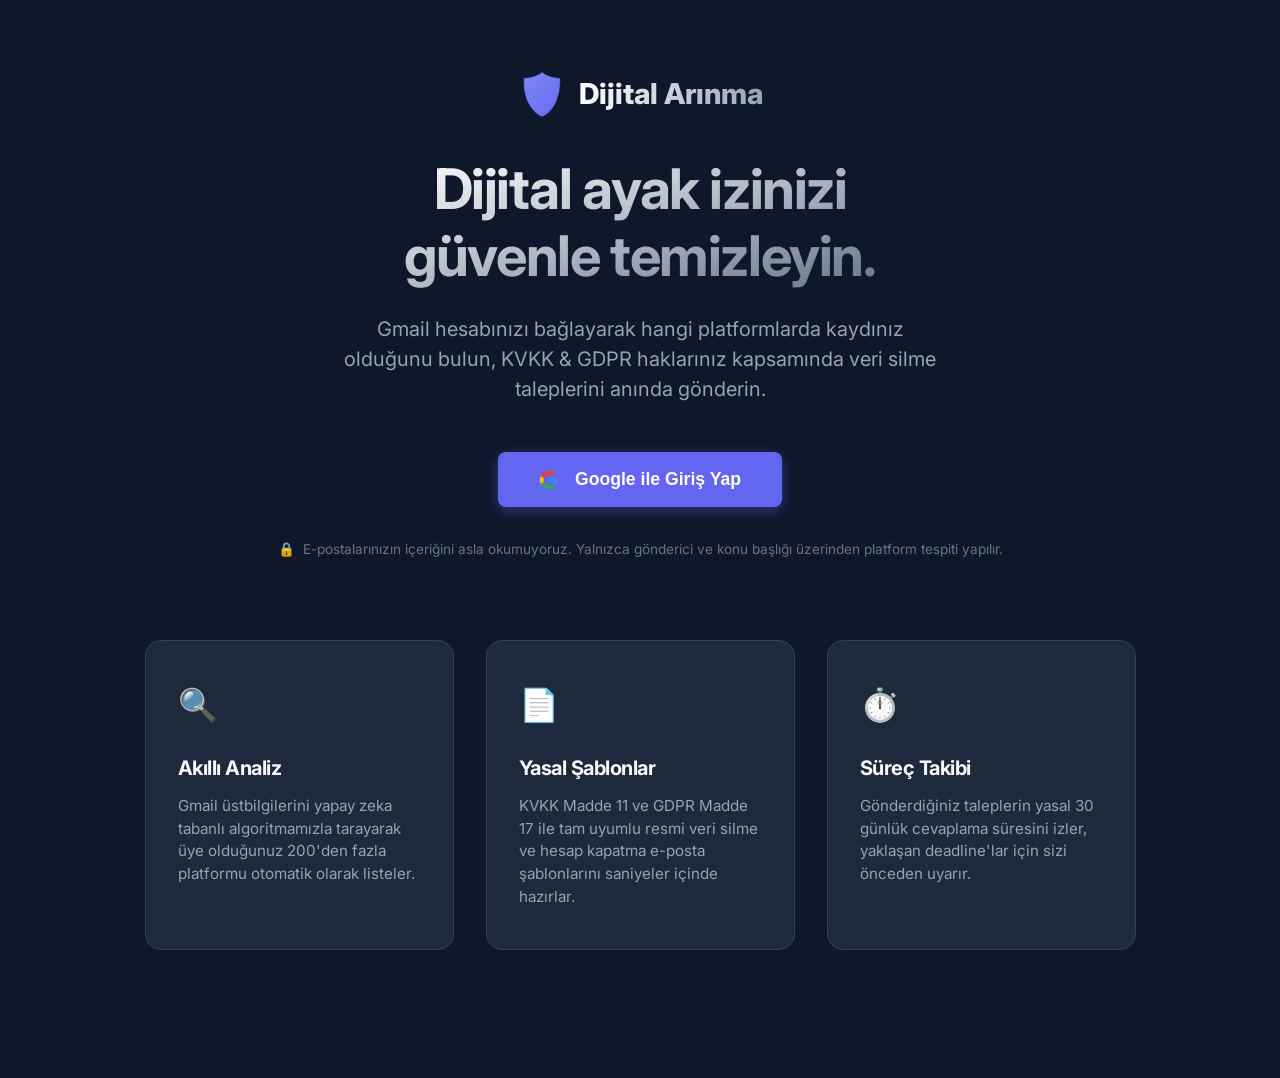
<file: frontend/index.html>
<!DOCTYPE html>
<html lang="tr">
<head>
    <meta charset="UTF-8">
    <meta name="viewport" content="width=device-width, initial-scale=1.0">
    <title>Dijital Arınma Sistemi - Dijital Ayak İzinizi Temizleyin</title>
    <link rel="stylesheet" href="assets/style.css">
</head>
<body>

    <div id="toast-container" class="toast-container"></div>

    <div class="landing-container">
        <!-- Logo -->
        <div class="logo-wrapper">
            <span class="logo-icon">🛡️</span>
            <span class="logo-text">Dijital Arınma</span>
        </div>

        <!-- Hero -->
        <h1 class="hero-title">Dijital ayak izinizi<br>güvenle temizleyin.</h1>
        <p class="hero-subtitle">Gmail hesabınızı bağlayarak hangi platformlarda kaydınız olduğunu bulun, KVKK & GDPR haklarınız kapsamında veri silme taleplerini anında gönderin.</p>

        <!-- Google Login Button -->
        <div class="google-btn-container">
            <button id="google-login-btn" class="btn btn-primary" style="font-size: 1.1rem; padding: 1rem 2.5rem;">
                <svg width="20" height="20" viewBox="0 0 24 24" fill="none" style="margin-right: 8px; vertical-align: middle;">
                    <path d="M22.56 12.25c0-.78-.07-1.53-.2-2.25H12v4.26h5.92c-.26 1.37-1.04 2.53-2.21 3.31v2.77h3.57c2.08-1.92 3.28-4.74 3.28-8.09z" fill="#4285F4"/>
                    <path d="M12 23c2.97 0 5.46-.98 7.28-2.66l-3.57-2.77c-.98.66-2.23 1.06-3.71 1.06-2.86 0-5.29-1.93-6.16-4.53H2.18v2.84C3.99 20.53 7.7 23 12 23z" fill="#34A853"/>
                    <path d="M5.84 14.09c-.22-.66-.35-1.36-.35-2.09s.13-1.43.35-2.09V7.06H2.18C1.43 8.55 1 10.22 1 12s.43 3.45 1.18 4.94l2.85-2.22.81-.63z" fill="#FBBC05"/>
                    <path d="M12 5.38c1.62 0 3.06.56 4.21 1.64l3.15-3.15C17.45 2.09 14.97 1 12 1 7.7 1 3.99 3.47 2.18 7.06l3.66 2.84c.87-2.6 3.3-4.52 6.16-4.52z" fill="#EA4335"/>
                </svg>
                Google ile Giriş Yap
            </button>
        </div>

        <p class="privacy-notice">
            🔒 <span>E-postalarınızın içeriğini asla okumuyoruz. Yalnızca gönderici ve konu başlığı üzerinden platform tespiti yapılır.</span>
        </p>

        <!-- Features -->
        <div class="features-grid" style="margin-top: 5rem;">
            <div class="feature-card">
                <div class="feature-icon">🔍</div>
                <h3 class="feature-title">Akıllı Analiz</h3>
                <p class="feature-desc">Gmail üstbilgilerini yapay zeka tabanlı algoritmamızla tarayarak üye olduğunuz 200'den fazla platformu otomatik olarak listeler.</p>
            </div>
            <div class="feature-card">
                <div class="feature-icon">📄</div>
                <h3 class="feature-title">Yasal Şablonlar</h3>
                <p class="feature-desc">KVKK Madde 11 ve GDPR Madde 17 ile tam uyumlu resmi veri silme ve hesap kapatma e-posta şablonlarını saniyeler içinde hazırlar.</p>
            </div>
            <div class="feature-card">
                <div class="feature-icon">⏱️</div>
                <h3 class="feature-title">Süreç Takibi</h3>
                <p class="feature-desc">Gönderdiğiniz taleplerin yasal 30 günlük cevaplama süresini izler, yaklaşan deadline'lar için sizi önceden uyarır.</p>
            </div>
        </div>
    </div>

    <script src="assets/app.js"></script>
    <script>
        // Check for tokens in URL (OAuth Callback redirection)
        const urlParams = new URLSearchParams(window.location.search);
        const accessToken = urlParams.get("access_token");
        const refreshToken = urlParams.get("refresh_token");

        if (accessToken && refreshToken) {
            localStorage.setItem("access_token", accessToken);
            localStorage.setItem("refresh_token", refreshToken);
            showToast("Giriş başarılı! Yönlendiriliyorsunuz...", "success");
            setTimeout(() => {
                window.location.href = "dashboard.html";
            }, 1000);
        } else {
            // If already logged in, redirect to dashboard
            if (getToken()) {
                window.location.href = "dashboard.html";
            }
        }

        // Direct Google login routing
        document.getElementById("google-login-btn").addEventListener("click", () => {
            window.location.href = `${API_BASE}/api/auth/google`;
        });
    </script>
</body>
</html>
</file>
<file: frontend/assets/style.css>
@import url('https://fonts.googleapis.com/css2?family=Inter:wght@300;400;500;600;700;800&display=swap');

:root {
    --bg-dark: #0f172a;
    --card-dark: #1e293b;
    --card-hover: #2d3748;
    --accent: #6366f1;
    --accent-hover: #4f46e5;
    --text-primary: #f8fafc;
    --text-secondary: #94a3b8;
    --text-muted: #64748b;
    --border-color: #334155;
    --success: #10b981;
    --warning: #f59e0b;
    --danger: #ef4444;
    --transition: all 0.3s cubic-bezier(0.4, 0, 0.2, 1);
    --font-sans: 'Inter', -apple-system, BlinkMacSystemFont, "Segoe UI", Roboto, sans-serif;
}

* {
    box-sizing: border-box;
    margin: 0;
    padding: 0;
}

body {
    background-color: var(--bg-dark);
    color: var(--text-primary);
    font-family: var(--font-sans);
    line-height: 1.5;
    min-height: 100vh;
    display: flex;
    flex-direction: column;
    overflow-x: hidden;
}

/* Header & Typography */
h1, h2, h3, h4 {
    font-weight: 700;
    letter-spacing: -0.025em;
}

a {
    color: inherit;
    text-decoration: none;
}

/* Buttons */
.btn {
    display: inline-flex;
    align-items: center;
    justify-content: center;
    gap: 0.5rem;
    padding: 0.75rem 1.5rem;
    border-radius: 0.5rem;
    font-weight: 600;
    font-size: 0.875rem;
    cursor: pointer;
    transition: var(--transition);
    border: 1px solid transparent;
}

.btn-primary {
    background-color: var(--accent);
    color: #fff;
    box-shadow: 0 4px 14px 0 rgba(99, 102, 241, 0.4);
}

.btn-primary:hover {
    background-color: var(--accent-hover);
    transform: translateY(-1px);
    box-shadow: 0 6px 20px 0 rgba(99, 102, 241, 0.6);
}

.btn-secondary {
    background-color: transparent;
    color: var(--text-primary);
    border-color: var(--border-color);
}

.btn-secondary:hover {
    background-color: rgba(255, 255, 255, 0.05);
    border-color: var(--text-secondary);
}

.btn-danger {
    background-color: rgba(239, 68, 68, 0.1);
    color: var(--danger);
    border-color: rgba(239, 68, 68, 0.2);
}

.btn-danger:hover {
    background-color: var(--danger);
    color: #fff;
}

.btn-muted {
    background-color: transparent;
    color: var(--text-muted);
    font-size: 0.75rem;
    padding: 0.4rem 0.8rem;
    border-radius: 0.25rem;
}

.btn-muted:hover {
    color: var(--text-secondary);
    background-color: rgba(255, 255, 255, 0.05);
}

/* Auth / Landing page specifically */
.landing-container {
    max-width: 1200px;
    margin: 0 auto;
    padding: 4rem 2rem;
    display: flex;
    flex-direction: column;
    align-items: center;
    justify-content: center;
    flex: 1;
    text-align: center;
}

.logo-wrapper {
    display: flex;
    align-items: center;
    gap: 0.75rem;
    margin-bottom: 2rem;
    animation: float 6s ease-in-out infinite;
}

.logo-icon {
    font-size: 2.5rem;
    background: linear-gradient(135deg, #818cf8, #6366f1);
    -webkit-background-clip: text;
    -webkit-text-fill-color: transparent;
}

.logo-text {
    font-size: 1.8rem;
    font-weight: 800;
    background: linear-gradient(to right, #ffffff, #94a3b8);
    -webkit-background-clip: text;
    -webkit-text-fill-color: transparent;
}

.hero-title {
    font-size: 3.5rem;
    line-height: 1.2;
    margin-bottom: 1.5rem;
    background: linear-gradient(to bottom right, #ffffff, #64748b);
    -webkit-background-clip: text;
    -webkit-text-fill-color: transparent;
}

.hero-subtitle {
    color: var(--text-secondary);
    font-size: 1.25rem;
    max-width: 600px;
    margin-bottom: 3rem;
}

.features-grid {
    display: grid;
    grid-template-columns: repeat(auto-fit, minmax(300px, 1fr));
    gap: 2rem;
    width: 100%;
    margin-bottom: 4rem;
}

.feature-card {
    background-color: var(--card-dark);
    padding: 2.5rem 2rem;
    border-radius: 1rem;
    border: 1px solid var(--border-color);
    transition: var(--transition);
    text-align: left;
}

.feature-card:hover {
    transform: translateY(-4px);
    border-color: rgba(99, 102, 241, 0.4);
    box-shadow: 0 10px 30px -10px rgba(0, 0, 0, 0.5);
}

.feature-icon {
    font-size: 2rem;
    margin-bottom: 1.5rem;
    color: var(--accent);
}

.feature-title {
    font-size: 1.25rem;
    margin-bottom: 0.75rem;
}

.feature-desc {
    color: var(--text-secondary);
    font-size: 0.95rem;
}

.google-btn-container {
    margin-bottom: 2rem;
}

.privacy-notice {
    font-size: 0.85rem;
    color: var(--text-muted);
    display: flex;
    align-items: center;
    gap: 0.5rem;
    justify-content: center;
}

/* Dashboard & Common Layout */
.navbar {
    background-color: rgba(30, 41, 59, 0.7);
    backdrop-filter: blur(12px);
    border-bottom: 1px solid var(--border-color);
    position: sticky;
    top: 0;
    z-index: 100;
}

.nav-container {
    max-width: 1400px;
    margin: 0 auto;
    padding: 1rem 2rem;
    display: flex;
    align-items: center;
    justify-content: space-between;
}

.user-profile {
    display: flex;
    align-items: center;
    gap: 0.75rem;
}

.user-avatar {
    width: 2.5rem;
    height: 2.5rem;
    border-radius: 50%;
    object-fit: cover;
    border: 2px solid var(--accent);
}

.user-name {
    font-weight: 600;
    font-size: 0.95rem;
}

/* Dashboard Core Styles */
.main-content {
    max-width: 1400px;
    margin: 0 auto;
    padding: 2.5rem 2rem;
    width: 100%;
    flex: 1;
}

.dashboard-header {
    display: flex;
    justify-content: space-between;
    align-items: center;
    margin-bottom: 2.5rem;
    flex-wrap: wrap;
    gap: 1.5rem;
}

.stat-cards-grid {
    display: grid;
    grid-template-columns: repeat(auto-fit, minmax(240px, 1fr));
    gap: 1.5rem;
    margin-bottom: 3rem;
}

.stat-card {
    background-color: var(--card-dark);
    padding: 1.75rem;
    border-radius: 0.75rem;
    border: 1px solid var(--border-color);
    display: flex;
    align-items: center;
    justify-content: space-between;
    position: relative;
    overflow: hidden;
}

.stat-card::before {
    content: '';
    position: absolute;
    top: 0;
    left: 0;
    width: 4px;
    height: 100%;
    background-color: var(--accent);
}

.stat-card.success::before {
    background-color: var(--success);
}

.stat-card.warning::before {
    background-color: var(--warning);
}

.stat-info h4 {
    font-size: 0.85rem;
    text-transform: uppercase;
    letter-spacing: 0.05em;
    color: var(--text-secondary);
    margin-bottom: 0.5rem;
}

.stat-value {
    font-size: 2.25rem;
    font-weight: 800;
}

.stat-icon {
    font-size: 2.5rem;
    opacity: 0.15;
    color: var(--accent);
}

/* Filters & Search Toolbar */
.toolbar {
    background-color: rgba(30, 41, 59, 0.3);
    padding: 1.25rem;
    border-radius: 0.75rem;
    border: 1px solid var(--border-color);
    display: flex;
    justify-content: space-between;
    align-items: center;
    gap: 1.5rem;
    margin-bottom: 2rem;
    flex-wrap: wrap;
}

.filter-pills {
    display: flex;
    gap: 0.5rem;
    flex-wrap: wrap;
}

.filter-pill {
    padding: 0.5rem 1rem;
    border-radius: 2rem;
    background-color: var(--card-dark);
    border: 1px solid var(--border-color);
    color: var(--text-secondary);
    font-size: 0.85rem;
    font-weight: 500;
    cursor: pointer;
    transition: var(--transition);
}

.filter-pill:hover, .filter-pill.active {
    background-color: var(--accent);
    color: #fff;
    border-color: var(--accent);
}

.search-box {
    position: relative;
    min-width: 280px;
}

.search-input {
    width: 100%;
    padding: 0.6rem 1rem 0.6rem 2.5rem;
    border-radius: 0.5rem;
    background-color: var(--card-dark);
    border: 1px solid var(--border-color);
    color: var(--text-primary);
    font-family: inherit;
    font-size: 0.9rem;
    transition: var(--transition);
}

.search-input:focus {
    outline: none;
    border-color: var(--accent);
    box-shadow: 0 0 0 2px rgba(99, 102, 241, 0.2);
}

.search-icon {
    position: absolute;
    left: 0.75rem;
    top: 50%;
    transform: translateY(-50%);
    color: var(--text-muted);
    font-size: 0.9rem;
}

/* Grid layout for Platforms */
.accounts-grid {
    display: grid;
    grid-template-columns: repeat(auto-fill, minmax(360px, 1fr));
    gap: 1.5rem;
    margin-bottom: 4rem;
}

.account-card {
    background-color: var(--card-dark);
    border-radius: 0.75rem;
    border: 1px solid var(--border-color);
    padding: 1.5rem;
    position: relative;
    display: flex;
    flex-direction: column;
    justify-content: space-between;
    transition: var(--transition);
}

.account-card:hover {
    transform: translateY(-2px);
    border-color: rgba(99, 102, 241, 0.4);
    box-shadow: 0 10px 20px -10px rgba(0, 0, 0, 0.3);
}

.account-top {
    display: flex;
    align-items: flex-start;
    justify-content: space-between;
    margin-bottom: 1.25rem;
}

.account-info-main {
    display: flex;
    align-items: center;
    gap: 0.75rem;
}

.platform-logo {
    width: 2.75rem;
    height: 2.75rem;
    border-radius: 0.5rem;
    background-color: rgba(255, 255, 255, 0.05);
    display: flex;
    align-items: center;
    justify-content: center;
    font-size: 1.25rem;
    font-weight: 700;
    border: 1px solid var(--border-color);
}

.platform-name {
    font-size: 1.15rem;
    font-weight: 700;
    margin-bottom: 0.25rem;
}

.category-badge {
    display: inline-block;
    padding: 0.2rem 0.6rem;
    border-radius: 2rem;
    font-size: 0.7rem;
    font-weight: 600;
    text-transform: uppercase;
    letter-spacing: 0.05em;
}

.category-social { background-color: rgba(59, 130, 246, 0.15); color: #60a5fa; }
.category-streaming { background-color: rgba(239, 68, 68, 0.15); color: #f87171; }
.category-ecommerce { background-color: rgba(16, 185, 129, 0.15); color: #34d399; }
.category-tech { background-color: rgba(139, 92, 246, 0.15); color: #a78bfa; }
.category-education { background-color: rgba(245, 158, 11, 0.15); color: #fbbf24; }
.category-finance { background-color: rgba(6, 182, 212, 0.15); color: #22d3ee; }
.category-productivity { background-color: rgba(236, 72, 153, 0.15); color: #f472b6; }
.category-design { background-color: rgba(217, 70, 239, 0.15); color: #e879f9; }
.category-travel { background-color: rgba(20, 184, 166, 0.15); color: #2dd4bf; }
.category-food { background-color: rgba(244, 63, 94, 0.15); color: #fb7185; }
.category-email { background-color: rgba(100, 116, 139, 0.15); color: #94a3b8; }
.category-entertainment { background-color: rgba(101, 163, 13, 0.15); color: #a3e635; }
.category-other { background-color: rgba(148, 163, 184, 0.15); color: #cbd5e1; }

.account-checkbox {
    width: 1.25rem;
    height: 1.25rem;
    accent-color: var(--accent);
    cursor: pointer;
}

.account-details {
    margin-bottom: 1.5rem;
}

.detail-row {
    display: flex;
    justify-content: space-between;
    font-size: 0.85rem;
    margin-bottom: 0.5rem;
}

.detail-label {
    color: var(--text-secondary);
}

.detail-value {
    font-weight: 500;
}

.confidence-wrapper {
    margin-top: 0.75rem;
}

.confidence-bar-bg {
    height: 6px;
    background-color: var(--bg-dark);
    border-radius: 3px;
    overflow: hidden;
    margin-top: 0.35rem;
}

.confidence-bar-fill {
    height: 100%;
    background-color: var(--accent);
    border-radius: 3px;
    transition: width 0.5s ease-in-out;
}

.account-actions {
    display: flex;
    justify-content: space-between;
    align-items: center;
    border-top: 1px solid var(--border-color);
    padding-top: 1rem;
    margin-top: auto;
}

/* Bulk actions bar */
.bulk-bar {
    position: fixed;
    bottom: 2rem;
    left: 50%;
    transform: translateX(-50%) translateY(150px);
    background-color: rgba(30, 41, 59, 0.95);
    backdrop-filter: blur(12px);
    border: 1px solid var(--accent);
    border-radius: 1rem;
    padding: 1rem 2rem;
    display: flex;
    align-items: center;
    justify-content: space-between;
    gap: 3rem;
    box-shadow: 0 20px 40px -15px rgba(0, 0, 0, 0.8);
    z-index: 90;
    transition: transform 0.4s cubic-bezier(0.175, 0.885, 0.32, 1.275);
}

.bulk-bar.visible {
    transform: translateX(-50%) translateY(0);
}

.bulk-info {
    font-weight: 600;
    font-size: 0.95rem;
}

/* Modals */
.modal-overlay {
    position: fixed;
    top: 0;
    left: 0;
    width: 100%;
    height: 100%;
    background-color: rgba(15, 23, 42, 0.8);
    backdrop-filter: blur(8px);
    display: flex;
    align-items: center;
    justify-content: center;
    z-index: 1000;
    opacity: 0;
    pointer-events: none;
    transition: opacity 0.3s ease;
}

.modal-overlay.open {
    opacity: 1;
    pointer-events: auto;
}

.modal-card {
    background-color: var(--card-dark);
    border-radius: 1rem;
    border: 1px solid var(--border-color);
    width: 100%;
    max-width: 680px;
    overflow: hidden;
    transform: scale(0.9);
    transition: transform 0.3s ease;
}

.modal-overlay.open .modal-card {
    transform: scale(1);
}

.modal-header {
    padding: 1.5rem;
    border-bottom: 1px solid var(--border-color);
    display: flex;
    justify-content: space-between;
    align-items: center;
}

.modal-title {
    font-size: 1.25rem;
    font-weight: 700;
}

.modal-close {
    font-size: 1.5rem;
    cursor: pointer;
    color: var(--text-muted);
    transition: var(--transition);
}

.modal-close:hover {
    color: var(--text-primary);
}

.modal-body {
    padding: 1.5rem;
    max-height: 70vh;
    overflow-y: auto;
}

.modal-field {
    margin-bottom: 1.25rem;
}

.modal-label {
    font-size: 0.85rem;
    color: var(--text-secondary);
    font-weight: 600;
    margin-bottom: 0.4rem;
    display: block;
}

.modal-input {
    width: 100%;
    padding: 0.65rem;
    border-radius: 0.5rem;
    background-color: var(--bg-dark);
    border: 1px solid var(--border-color);
    color: var(--text-primary);
    font-family: inherit;
}

.modal-textarea {
    width: 100%;
    height: 280px;
    padding: 0.75rem;
    border-radius: 0.5rem;
    background-color: var(--bg-dark);
    border: 1px solid var(--border-color);
    color: var(--text-primary);
    font-family: var(--font-sans);
    font-size: 0.9rem;
    resize: none;
    line-height: 1.6;
}

.modal-footer {
    padding: 1.5rem;
    border-top: 1px solid var(--border-color);
    display: flex;
    justify-content: flex-end;
    gap: 0.75rem;
    background-color: rgba(30, 41, 59, 0.4);
}

/* Toast System */
.toast-container {
    position: fixed;
    top: 2rem;
    right: 2rem;
    display: flex;
    flex-direction: column;
    gap: 0.75rem;
    z-index: 2000;
}

.toast {
    background-color: var(--card-dark);
    border-left: 4px solid var(--accent);
    color: var(--text-primary);
    padding: 1rem 1.5rem;
    border-radius: 0.5rem;
    box-shadow: 0 10px 25px -5px rgba(0,0,0,0.5);
    display: flex;
    align-items: center;
    gap: 0.75rem;
    min-width: 300px;
    animation: slideIn 0.3s cubic-bezier(0.175, 0.885, 0.32, 1.275);
    transition: opacity 0.3s ease;
}

.toast.success { border-left-color: var(--success); }
.toast.warning { border-left-color: var(--warning); }
.toast.danger { border-left-color: var(--danger); }

/* Tabs for requests */
.tabs-container {
    display: flex;
    border-bottom: 1px solid var(--border-color);
    margin-bottom: 2.5rem;
    gap: 1.5rem;
}

.tab {
    padding: 0.8rem 0.5rem;
    cursor: pointer;
    font-weight: 600;
    color: var(--text-secondary);
    border-bottom: 2px solid transparent;
    transition: var(--transition);
}

.tab:hover, .tab.active {
    color: var(--accent);
    border-bottom-color: var(--accent);
}

/* Spinner and Loaders */
.spinner {
    width: 2.5rem;
    height: 2.5rem;
    border: 3px solid rgba(255,255,255,0.1);
    border-top-color: var(--accent);
    border-radius: 50%;
    animation: spin 1s linear infinite;
}

.spinner-wrapper {
    display: flex;
    flex-direction: column;
    align-items: center;
    justify-content: center;
    gap: 1rem;
    padding: 4rem;
}

.loading-text {
    color: var(--text-secondary);
    font-size: 0.95rem;
    font-weight: 500;
}

.deadline-text {
    font-weight: 600;
}

.deadline-red {
    color: var(--danger);
    font-weight: 700;
}

.badge {
    display: inline-block;
    padding: 0.25rem 0.75rem;
    border-radius: 2rem;
    font-size: 0.75rem;
    font-weight: 600;
    text-transform: uppercase;
}

.badge-pending { background-color: rgba(245, 158, 11, 0.15); color: #fbbf24; }
.badge-sent { background-color: rgba(99, 102, 241, 0.15); color: #818cf8; }
.badge-acknowledged { background-color: rgba(6, 182, 212, 0.15); color: #22d3ee; }
.badge-completed { background-color: rgba(16, 185, 129, 0.15); color: #34d399; }
.badge-rejected { background-color: rgba(239, 68, 68, 0.15); color: #f87171; }
.badge-expired { background-color: rgba(100, 116, 139, 0.15); color: #94a3b8; }

.empty-state {
    text-align: center;
    padding: 5rem 2rem;
    color: var(--text-secondary);
    background-color: rgba(30, 41, 59, 0.2);
    border-radius: 0.75rem;
    border: 1px dashed var(--border-color);
}

.empty-icon {
    font-size: 3rem;
    margin-bottom: 1.5rem;
    color: var(--text-muted);
}

/* Animations */
@keyframes spin {
    to { transform: rotate(360deg); }
}

@keyframes float {
    0% { transform: translateY(0px); }
    50% { transform: translateY(-10px); }
    100% { transform: translateY(0px); }
}

@keyframes slideIn {
    from { transform: translateX(100px); opacity: 0; }
    to { transform: translateX(0); opacity: 1; }
}

/* Responsive constraints */
@media (max-width: 768px) {
    .hero-title { font-size: 2.5rem; }
    .toolbar { flex-direction: column; align-items: stretch; }
    .search-box { min-width: 100%; }
    .dashboard-header { flex-direction: column; align-items: stretch; }
    .bulk-bar { width: calc(100% - 2rem); bottom: 1rem; padding: 1rem; font-size: 0.85rem; }
}
</file>
